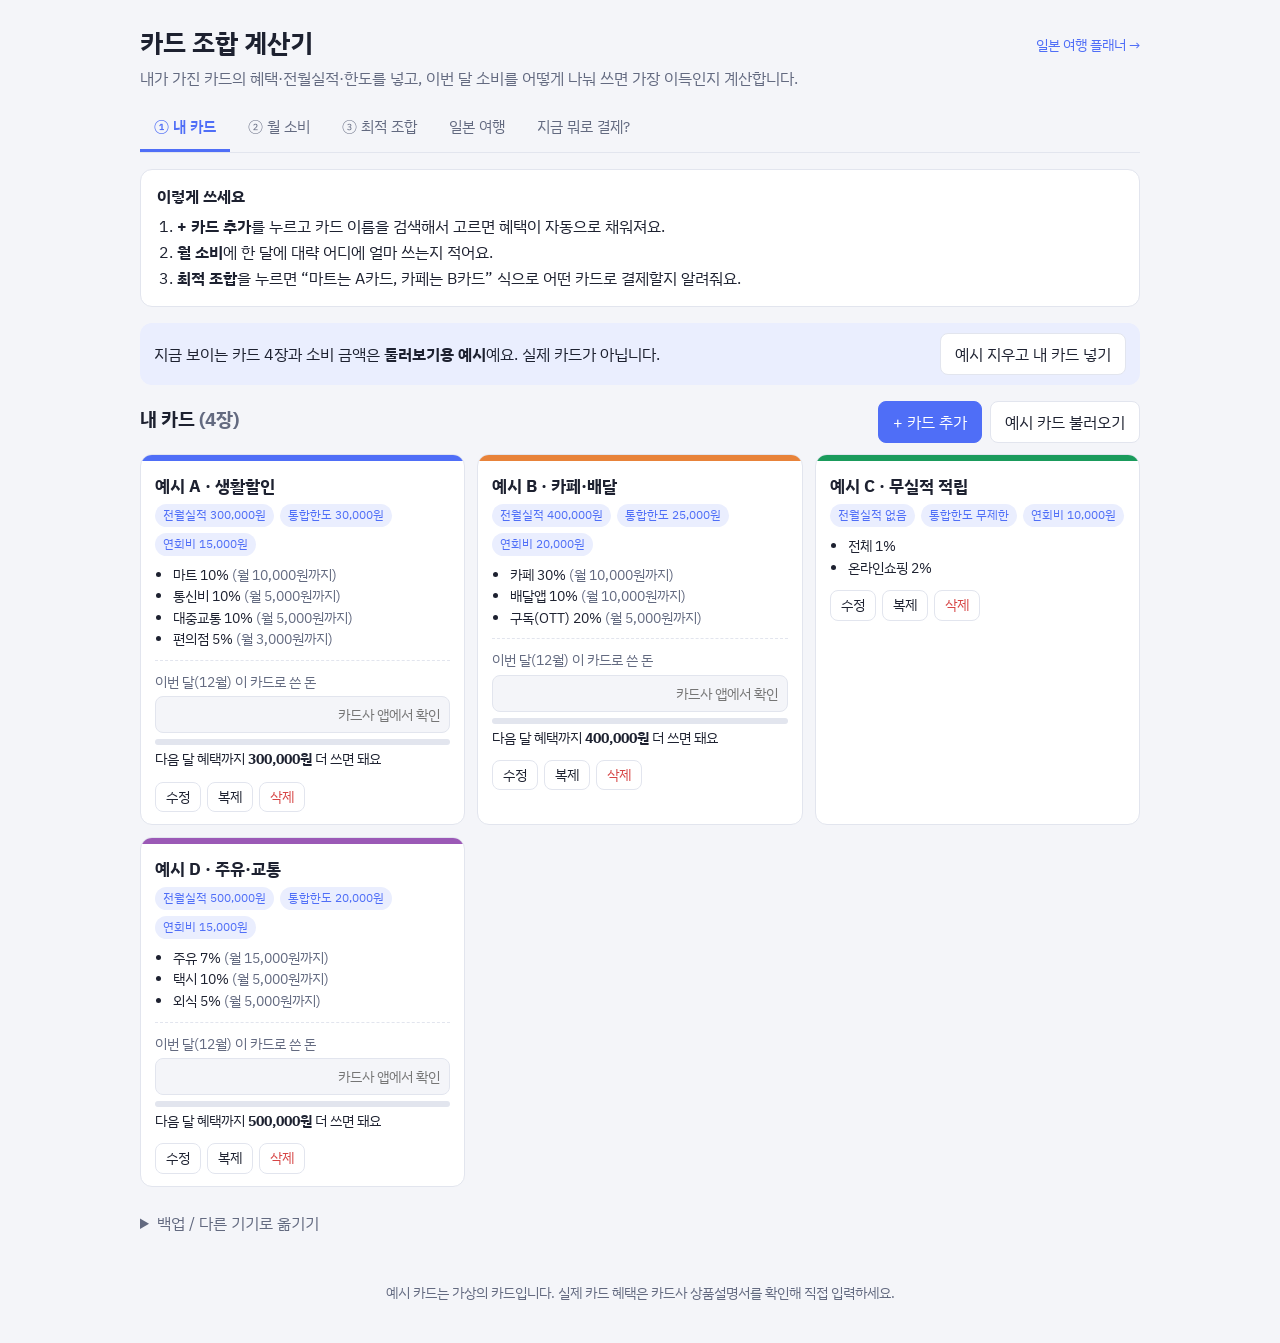
<file: cards.html>
<!doctype html>
<html lang="ko">
<head>
<meta charset="utf-8">
<meta name="viewport" content="width=device-width, initial-scale=1">
<title>카드 조합 계산기</title>
<link rel="preconnect" href="https://fonts.googleapis.com">
<link rel="stylesheet" href="https://fonts.googleapis.com/css2?family=IBM+Plex+Sans+KR:wght@400;500;600;700&display=swap">
<link rel="stylesheet" href="style.css">
</head>
<body>
<header class="top">
  <div class="row-between">
    <h1>카드 조합 계산기</h1>
    <a href="index.html" style="color:var(--accent);text-decoration:none;font-size:.9rem">일본 여행 플래너 →</a>
  </div>
  <p class="sub">내가 가진 카드의 혜택·전월실적·한도를 넣고, 이번 달 소비를 어떻게 나눠 쓰면 가장 이득인지 계산합니다.</p>
  <nav class="tabs" role="tablist">
    <button class="tab active" data-tab="cards">① 내 카드</button>
    <button class="tab" data-tab="spend">② 월 소비</button>
    <button class="tab" data-tab="result">③ 최적 조합</button>
    <button class="tab" data-tab="japan">일본 여행</button>
    <button class="tab" data-tab="quick">지금 뭐로 결제?</button>
  </nav>
</header>

<main>
  <!-- 내 카드 -->
  <section id="tab-cards" class="panel active">
    <div class="guide">
      <strong>이렇게 쓰세요</strong>
      <ol>
        <li><b>+ 카드 추가</b>를 누르고 카드 이름을 검색해서 고르면 혜택이 자동으로 채워져요.</li>
        <li><b>월 소비</b>에 한 달에 대략 어디에 얼마 쓰는지 적어요.</li>
        <li><b>최적 조합</b>을 누르면 “마트는 A카드, 카페는 B카드” 식으로 어떤 카드로 결제할지 알려줘요.</li>
      </ol>
    </div>
    <div id="sample-banner" class="banner" hidden>
      <p>지금 보이는 카드 4장과 소비 금액은 <b>둘러보기용 예시</b>예요. 실제 카드가 아닙니다.</p>
      <button id="clear-sample">예시 지우고 내 카드 넣기</button>
    </div>
    <div class="row-between">
      <h2>내 카드 <span id="card-count" class="muted"></span></h2>
      <div class="btns">
        <button id="add-card" class="primary">+ 카드 추가</button>
        <button id="load-sample">예시 카드 불러오기</button>
      </div>
    </div>
    <div id="card-list" class="card-grid"></div>
    <details class="io">
      <summary>백업 / 다른 기기로 옮기기</summary>
      <p class="muted small">입력한 내용은 지금 쓰는 이 브라우저에만 저장돼요. 다른 폰이나 PC에서 쓰려면 ‘내보내기’로 복사해 두었다가 거기서 붙여넣고 ‘불러오기’를 누르세요.</p>
      <div class="btns">
        <button id="export">내보내기 (복사)</button>
        <button id="import-text">붙여넣은 내용 불러오기</button>
        <label class="file-btn">파일에서 불러오기<input type="file" id="import" accept="application/json"></label>
        <button id="reset" class="danger">전체 초기화</button>
      </div>
      <textarea id="io-text" rows="5" placeholder="여기에 백업한 내용을 붙여넣으세요"></textarea>
      <p id="io-msg" class="small" aria-live="polite"></p>
    </details>
  </section>

  <!-- 월 소비 -->
  <section id="tab-spend" class="panel">
    <h2>이번 달 예상 소비 (카테고리별)</h2>
    <p class="muted">대략적인 월 금액을 입력하세요. 비워두면 0원입니다.</p>
    <div id="spend-form" class="spend-grid"></div>
    <div class="total-line">합계 <strong id="spend-total">0원</strong></div>
    <button class="primary" id="go-result">최적 조합 계산하기 →</button>
  </section>

  <!-- 결과 -->
  <section id="tab-result" class="panel">
    <div id="result"></div>
  </section>

  <!-- 일본 여행 -->
  <section id="tab-japan" class="panel">
    <div class="row-between">
      <h2>일본 여행, 어떤 카드로 결제할까?</h2>
      <button id="jp-sample">예시 경비 넣기</button>
    </div>
    <div class="trip-top">
      <label>여행 출발일<input type="date" id="jp-date"></label>
      <fieldset class="unit"><legend>금액 단위</legend>
        <label class="check"><input type="radio" name="jp-unit" value="krw"> 원</label>
        <label class="check"><input type="radio" name="jp-unit" value="jpy"> 엔</label>
      </fieldset>
    </div>
    <p class="muted small" id="jp-unit-note"></p>
    <div id="jp-prep"></div>
    <div id="jp-form" class="spend-grid"></div>
    <div id="jp-used" style="margin-top:16px"></div>
    <div id="jp-result" style="margin-top:16px"></div>
    <h2 style="margin-top:24px">내 엔화 지갑 &amp; 현금 인출</h2>
    <p class="muted">엔화를 어디에 환전해 뒀는지, 그 돈이 어떤 카드로 빠지는지 적어 두세요. 결제 계획과 비교해서 모자라면 알려줘요.</p>
    <div id="wallet-box"></div>
    <div id="wallet-check" style="margin-top:12px"></div>
  </section>

  <!-- 빠른 추천 -->
  <section id="tab-quick" class="panel">
    <h2>지금 이 결제, 어떤 카드로?</h2>
    <div class="quick-form">
      <label>카테고리 <select id="q-cat"></select></label>
      <label>금액(원) <input type="text" inputmode="numeric" class="money" autocomplete="off" id="q-amt" value="10,000"></label>
    </div>
    <div id="quick-result"></div>
  </section>
</main>

<dialog id="card-dialog">
  <form method="dialog" id="card-form">
    <h3 id="dlg-title">카드 추가</h3>
    <div id="search-box" class="search-box">
      <label for="card-search">카드 이름으로 찾기 <span class="muted">— 고르면 혜택이 자동으로 채워져요</span></label>
      <input id="card-search" type="search" autocomplete="off" placeholder="예: 미스터라이프, 탭탭오, 제로">
      <div id="search-results" class="search-results"></div>
    </div>
    <p id="dlg-note" class="note" hidden></p>
    <div class="form-grid">
      <label class="wide">카드 이름 <input name="name" required placeholder="예: 생활할인 카드"></label>
      <label>전월실적 조건(원) <input name="minSpend" type="text" inputmode="numeric" class="money" autocomplete="off" value="300,000"></label>
      <label>월 통합 할인한도(원, 0=무제한) <input name="monthlyCap" type="text" inputmode="numeric" class="money" autocomplete="off" value="0"></label>
      <label>연회비(원) <input name="annualFee" type="text" inputmode="numeric" class="money" autocomplete="off" value="0"></label>
      <label>색상 <input name="color" type="color" value="#4f6ef7"></label>
      <label class="check wide"><input type="checkbox" name="fxFree"> 해외결제 수수료 면제 카드 (트래블카드 등)</label>
    </div>
    <h4>혜택 규칙</h4>
    <p class="muted small">카테고리별 할인/적립률(%)과 그 항목의 월 한도(원)를 입력하세요. ‘전체’는 모든 결제에 적용되는 기본 적립입니다.</p>
    <div id="rule-rows"></div>
    <button type="button" id="add-rule">+ 혜택 추가</button>
    <div class="dlg-actions">
      <button type="button" id="dlg-cancel">취소</button>
      <button type="submit" class="primary">저장</button>
    </div>
  </form>
</dialog>

<footer class="muted small">예시 카드는 가상의 카드입니다. 실제 카드 혜택은 카드사 상품설명서를 확인해 직접 입력하세요.</footer>
<script src="cards-db.js"></script>
<script src="app.js"></script>
</body>
</html>
</file>
<file: style.css>
:root {
  --bg: #f4f5f9; --surface: #ffffff; --text: #1d2130; --muted: #636a80;
  --line: #e2e5ee; --accent: #4f6ef7; --accent-soft: #eaeefe;
  --good: #1a9b5c; --bad: #d64545; --radius: 12px;
}
@media (prefers-color-scheme: dark) {
  :root:not([data-theme="light"]) {
    --bg: #12141b; --surface: #1c1f29; --text: #e8eaf2; --muted: #9298ad;
    --line: #2d3140; --accent: #7b93ff; --accent-soft: #252c48;
    --good: #4cc98a; --bad: #ff7676; color-scheme: dark;
  }
}
:root[data-theme="dark"] {
  --bg: #12141b; --surface: #1c1f29; --text: #e8eaf2; --muted: #9298ad;
  --line: #2d3140; --accent: #7b93ff; --accent-soft: #252c48;
  --good: #4cc98a; --bad: #ff7676; color-scheme: dark;
}
* { box-sizing: border-box; }
body { margin: 0; background: var(--bg); color: var(--text);
  font-family: -apple-system, BlinkMacSystemFont, "Apple SD Gothic Neo", "IBM Plex Sans KR", "Pretendard", "Noto Sans KR", "Malgun Gothic", sans-serif;
  line-height: 1.5; }
.top { padding-top: 24px; max-width: 1000px; margin: 0 auto; }
h1 { margin: 0 0 4px; font-size: 1.6rem; }
.sub { color: var(--muted); margin: 0 0 16px; }
.tabs { display: flex; gap: 4px; overflow-x: auto; border-bottom: 1px solid var(--line); }
.tab { border: 0; background: none; padding: 10px 14px; font-size: .95rem; color: var(--muted);
  border-bottom: 3px solid transparent; cursor: pointer; white-space: nowrap; border-radius: 0; }
.tab.active { color: var(--accent); border-bottom-color: var(--accent); font-weight: 600; }
main { max-width: 1000px; margin: 0 auto; padding-block: 16px; }
body { padding-left: max(16px, env(safe-area-inset-left, 0px)); padding-right: max(16px, env(safe-area-inset-right, 0px)); }
.panel { display: none; } .panel.active { display: block; }
h2 { font-size: 1.2rem; margin: 8px 0 12px; }
.muted { color: var(--muted); } .small { font-size: .85rem; }
button, .file-btn { font: inherit; padding: 8px 14px; border-radius: 8px; border: 1px solid var(--line);
  background: var(--surface); color: var(--text); cursor: pointer; }
button:hover, .file-btn:hover { border-color: var(--accent); }
button.primary { background: var(--accent); color: #fff; border-color: var(--accent); }
button.danger { color: var(--bad); }
.file-btn input { display: none; }
input, select { font: inherit; padding: 7px 9px; border: 1px solid var(--line); border-radius: 8px;
  background: var(--bg); color: var(--text); width: 100%; }
label { display: flex; flex-direction: column; gap: 4px; font-size: .88rem; color: var(--muted); }
.row-between { display: flex; justify-content: space-between; align-items: center; flex-wrap: wrap; gap: 8px; }
.btns { display: flex; gap: 8px; flex-wrap: wrap; }

.card-grid { display: grid; grid-template-columns: repeat(auto-fill, minmax(280px, 1fr)); gap: 12px; margin-top: 8px; }
.ccard { background: var(--surface); border: 1px solid var(--line); border-radius: var(--radius); overflow: hidden; }
.ccard .stripe { height: 6px; }
.ccard .body { padding: 12px 14px; }
.ccard h3 { margin: 0 0 6px; font-size: 1.05rem; }
.ccard .meta { display: flex; flex-wrap: wrap; gap: 6px; margin-bottom: 8px; }
.chip { font-size: .78rem; background: var(--accent-soft); color: var(--accent); padding: 2px 8px; border-radius: 999px; }
.ccard ul { margin: 0; padding-left: 18px; font-size: .9rem; }
.ccard .actions { display: flex; gap: 6px; padding: 0 14px 12px; }
.ccard .actions button { padding: 4px 10px; font-size: .85rem; }
.empty { padding: 32px; text-align: center; border: 2px dashed var(--line); border-radius: var(--radius); color: var(--muted); }
.io { margin-top: 24px; } .io summary { cursor: pointer; color: var(--muted); margin-bottom: 8px; }

.spend-grid { display: grid; grid-template-columns: repeat(auto-fill, minmax(180px, 1fr)); gap: 10px; }
.total-line { margin: 16px 0; font-size: 1.05rem; }

.summary { display: grid; grid-template-columns: repeat(auto-fit, minmax(150px, 1fr)); gap: 10px; margin-bottom: 16px; }
.stat { background: var(--surface); border: 1px solid var(--line); border-radius: var(--radius); padding: 12px 14px; }
.stat .v { font-size: 1.4rem; font-weight: 700; }
.stat .v.good { color: var(--good); }
.box { background: var(--surface); border: 1px solid var(--line); border-radius: var(--radius); padding: 14px; margin-bottom: 12px; }
.box h3 { margin: 0 0 8px; font-size: 1rem; display: flex; align-items: center; gap: 8px; flex-wrap: wrap; }
.dot { width: 12px; height: 12px; border-radius: 50%; display: inline-block; }
table { width: 100%; border-collapse: collapse; font-size: .9rem; }
th, td { text-align: left; padding: 6px 8px; border-bottom: 1px solid var(--line); }
td.num, th.num { text-align: right; font-variant-numeric: tabular-nums; }
.table-wrap { overflow-x: auto; }
.bar { height: 6px; background: var(--line); border-radius: 3px; overflow: hidden; margin-top: 4px; }
.bar > span { display: block; height: 100%; background: var(--accent); }
.ok { color: var(--good); } .warn { color: var(--bad); }
.tips li { margin-bottom: 4px; }

.quick-form { display: grid; grid-template-columns: 1fr 1fr; gap: 10px; max-width: 480px; margin-bottom: 16px; }
.rank { display: flex; align-items: center; gap: 10px; padding: 10px 12px; background: var(--surface);
  border: 1px solid var(--line); border-radius: 10px; margin-bottom: 8px; }
.rank .n { font-weight: 700; width: 24px; color: var(--muted); }
.rank .name { flex: 1; }
.rank .amt { font-weight: 700; }
.rank.first { border-color: var(--accent); }

dialog { border: 0; border-radius: var(--radius); padding: 0; width: min(640px, calc(100vw - 32px));
  background: var(--surface); color: var(--text); }
dialog::backdrop { background: rgba(0,0,0,.45); }
dialog form { padding: 20px; max-height: 85vh; overflow-y: auto; }
dialog h3 { margin: 0 0 12px; } dialog h4 { margin: 18px 0 4px; }
.form-grid { display: grid; grid-template-columns: 1fr 1fr; gap: 10px; }
.form-grid .wide { grid-column: 1 / -1; }
.rule-row { display: grid; grid-template-columns: 1.3fr .8fr 1fr auto; gap: 6px; margin-bottom: 6px; align-items: end; }
.rule-row button { padding: 7px 10px; }
.dlg-actions { display: flex; justify-content: flex-end; gap: 8px; margin-top: 16px; }
footer { text-align: center; padding-block: 24px 40px; }

@media (max-width: 520px) {
  .form-grid, .quick-form { grid-template-columns: 1fr; }
  .rule-row { grid-template-columns: 1fr 1fr; }
  .rule-row label:first-child { grid-column: 1 / -1; }
}

:focus-visible { outline: 2px solid var(--accent); outline-offset: 2px; }
[hidden] { display: none !important; }
.guide { background: var(--surface); border: 1px solid var(--line); border-radius: var(--radius); padding: 14px 16px; margin-bottom: 16px; }
.guide ol { margin: 6px 0 0; padding-left: 20px; }
.guide li { margin-bottom: 2px; }
.banner { display: flex; gap: 12px; align-items: center; justify-content: space-between; flex-wrap: wrap;
  background: var(--accent-soft); border-radius: var(--radius); padding: 10px 14px; margin-bottom: 12px; }
.banner p { margin: 0; flex: 1; min-width: 200px; }
textarea { font: inherit; font-size: .85rem; width: 100%; margin-top: 10px; padding: 8px; border: 1px solid var(--line);
  border-radius: 8px; background: var(--bg); color: var(--text); }

.search-box { background: var(--accent-soft); border-radius: 10px; padding: 12px; margin-bottom: 12px; }
.search-box label { color: var(--text); font-weight: 600; }
.search-results { display: flex; flex-direction: column; gap: 6px; margin-top: 8px; }
.search-results p { margin: 4px 0 0; }
.hit { display: flex; align-items: center; gap: 8px; text-align: left; background: var(--surface); }
.hit span:nth-child(2) { flex: 1; }
.hit.ai { color: var(--accent); justify-content: center; }
.note { font-size: .82rem; color: var(--muted); background: var(--bg); border-radius: 8px; padding: 8px 10px; margin: 10px 0 0; }
.chip.src { background: var(--bg); color: var(--muted); }
.linkish { background: none; border: 0; color: var(--accent); padding: 4px 0; text-align: left; text-decoration: underline; }
label.check { flex-direction: row; align-items: center; gap: 8px; color: var(--text); }
label.check input { width: auto; }
.hint { font-size: .75rem; color: var(--muted); opacity: .85; }
.detail { margin-top: 10px; font-size: .85rem; }
.detail summary { cursor: pointer; color: var(--accent); font-weight: 600; }
.detail table { margin-top: 6px; font-size: .8rem; }
.detail td { vertical-align: top; }
.wallet-top { display: flex; gap: 12px; align-items: end; flex-wrap: wrap; margin-bottom: 10px; }
.wallet-top label { max-width: 200px; }
.wallet { background: var(--surface); border: 1px solid var(--line); border-radius: var(--radius); padding: 12px; margin-bottom: 10px; }
.wallet-row { display: grid; grid-template-columns: 1.4fr 1fr 1.4fr auto; gap: 8px; align-items: end; }
.wallet-row button { padding: 7px 10px; }
.wallet-info { margin: 10px 0 0; padding-left: 18px; font-size: .85rem; }
.wallet-info li { margin-bottom: 2px; }
@media (max-width: 620px) { .wallet-row { grid-template-columns: 1fr; } .wallet-row button { justify-self: end; } }
input.money { text-align: right; font-variant-numeric: tabular-nums; }
.used-box summary { cursor: pointer; }
.used-list { display: flex; flex-direction: column; gap: 10px; margin-top: 10px; }
.used-row { display: grid; grid-template-columns: 1.6fr 1fr auto; gap: 10px; align-items: end; border-top: 1px solid var(--line); padding-top: 10px; }
.used-act { display: flex; flex-direction: column; gap: 4px; align-items: flex-end; }
@media (max-width: 620px) { .used-row { grid-template-columns: 1fr; } .used-act { align-items: flex-start; } }
.progress { margin-top: 10px; padding-top: 10px; border-top: 1px dashed var(--line); }
.progress .bar { margin: 6px 0 4px; }
.chip.bad { background: var(--bg); color: var(--bad); }
.trip-top { display: flex; gap: 16px; align-items: end; flex-wrap: wrap; margin-bottom: 4px; }
.trip-top > label { max-width: 220px; }
fieldset.unit { border: 1px solid var(--line); border-radius: 8px; padding: 4px 12px 8px; display: flex; gap: 14px; margin: 0; }
fieldset.unit legend { font-size: .85rem; color: var(--muted); padding: 0 4px; }
</file>
